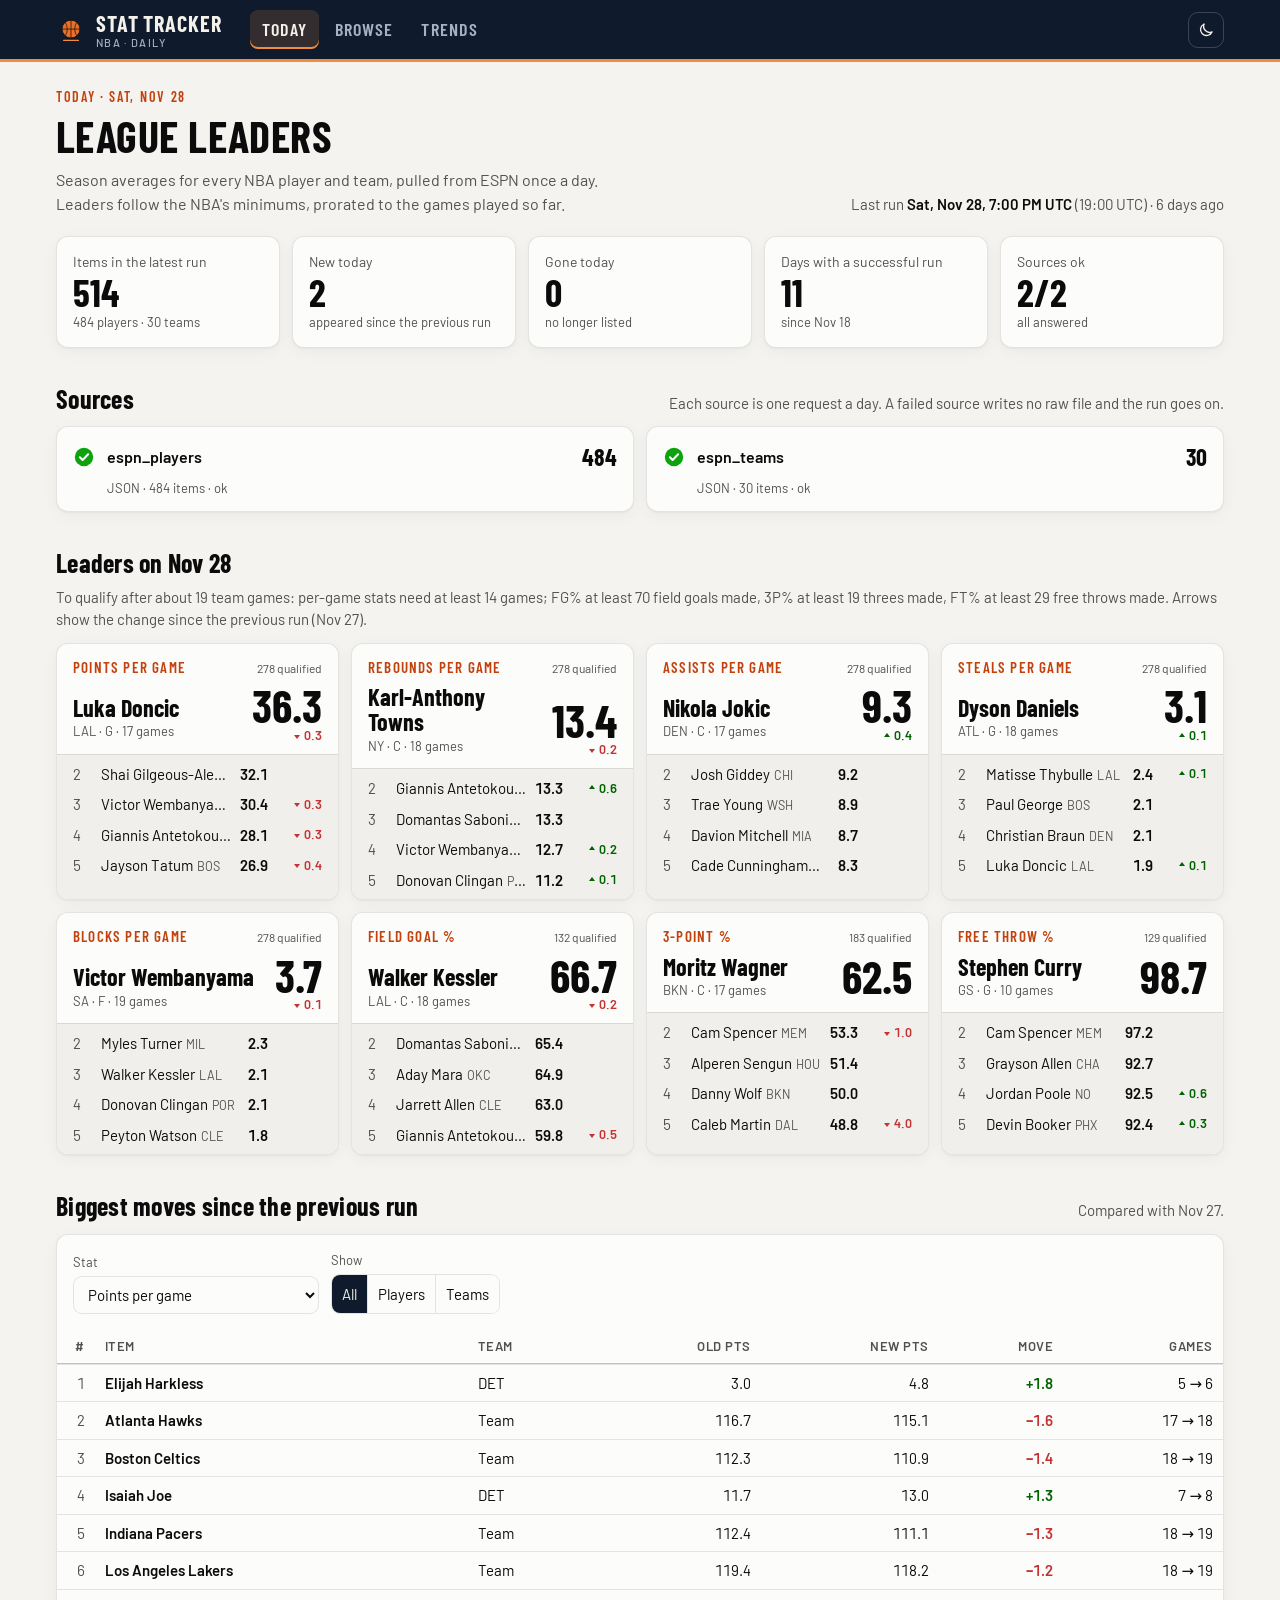
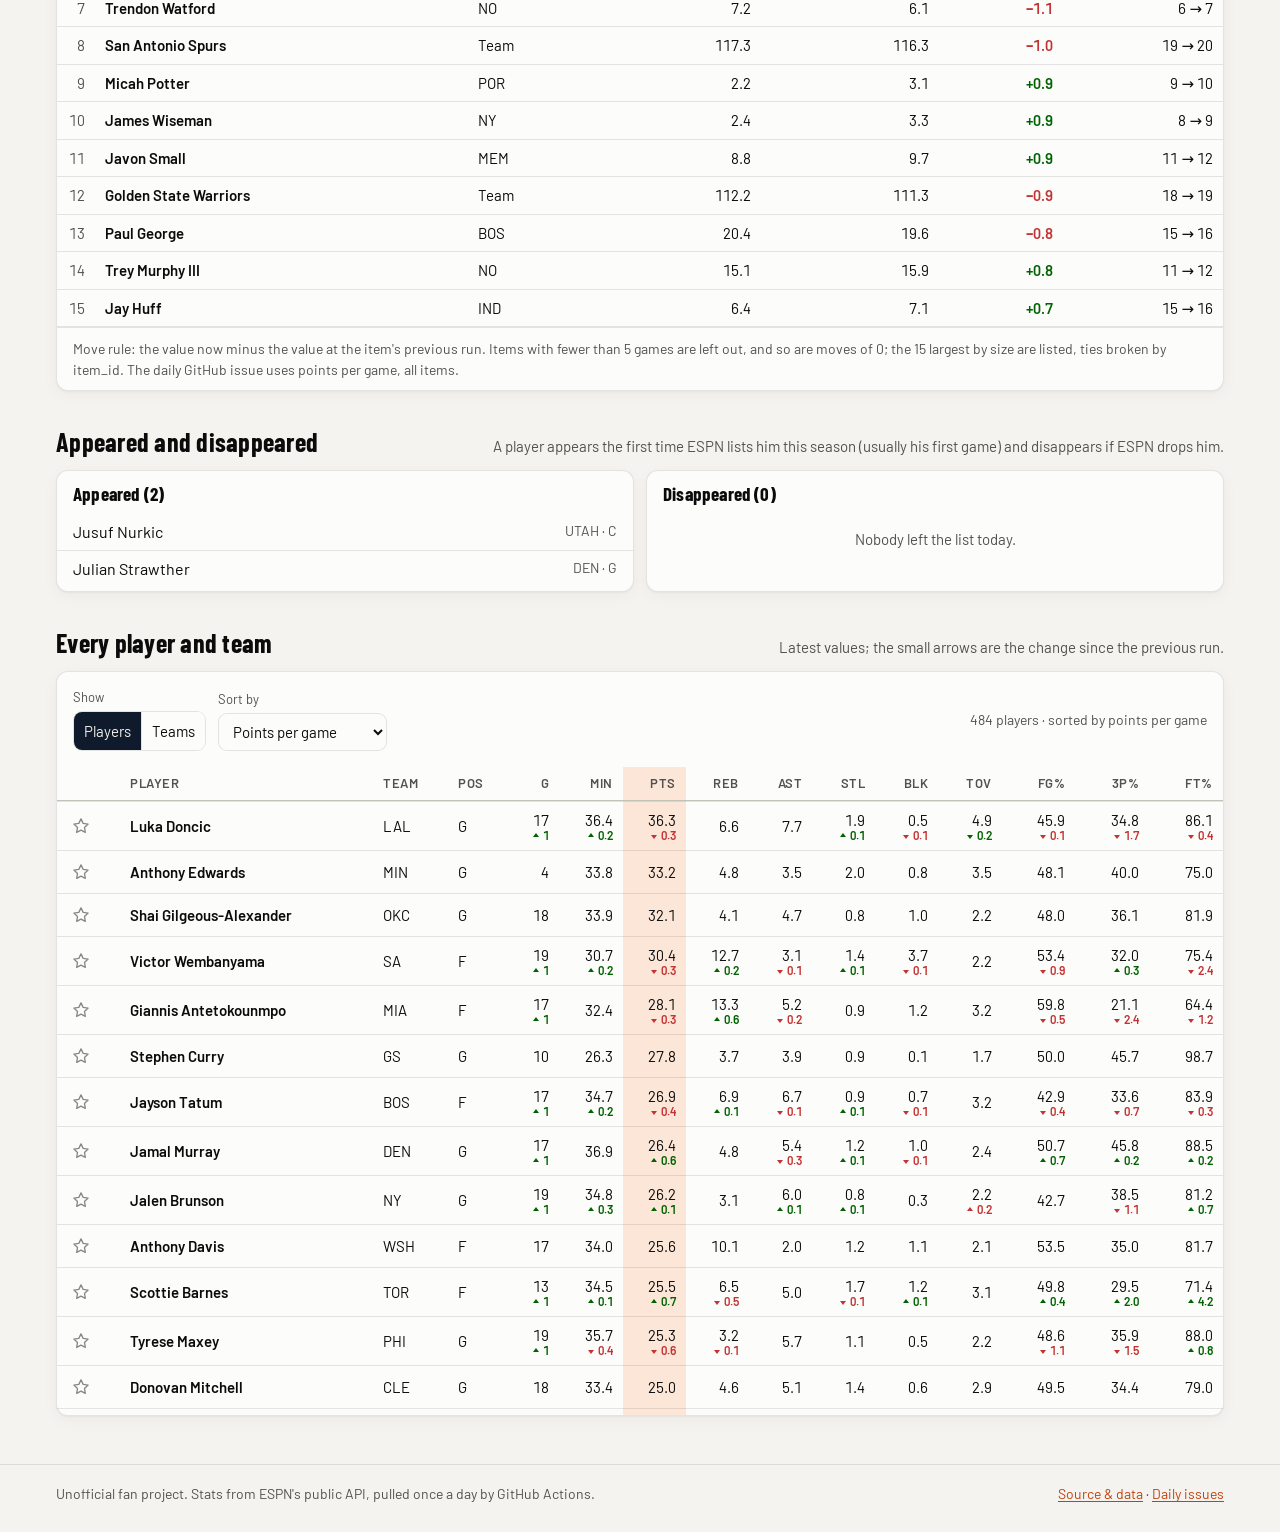
<file: index.html>
<!doctype html>
<html lang="en">
<head>
<meta charset="utf-8">
<meta name="viewport" content="width=device-width, initial-scale=1, viewport-fit=cover">
<title>Today · NBA Stat Tracker</title>
<meta name="description" content="Today's NBA league leaders and the biggest moves since the last daily run, from ESPN stats.">
<meta name="theme-color" content="#0f1b2d">
<link rel="manifest" href="manifest.webmanifest">
<link rel="icon" href="assets/icons/favicon.svg" type="image/svg+xml">
<link rel="apple-touch-icon" href="assets/icons/apple-touch-icon.png">
<meta name="mobile-web-app-capable" content="yes">
<meta name="apple-mobile-web-app-title" content="Stat Tracker">
<link rel="preconnect" href="https://fonts.googleapis.com">
<link rel="preconnect" href="https://fonts.gstatic.com" crossorigin>
<link rel="stylesheet" href="https://fonts.googleapis.com/css2?family=Barlow+Condensed:wght@500;600;700&family=Barlow:wght@400;500;600&display=swap">
<link rel="stylesheet" href="assets/css/site.css">
<script>try{var t=JSON.parse(localStorage.getItem("nst-theme"));if(t)document.documentElement.dataset.theme=t}catch(e){}</script>
<script type="module" src="assets/js/today.js"></script>
</head>
<body>
<header id="site-nav" class="nav"></header>
<main id="app">
  <p class="loading">Loading the latest stats…</p>
  <noscript><p class="error-box">This site computes everything in the browser and needs JavaScript.</p></noscript>
</main>
<footer id="site-foot"></footer>
</body>
</html>
</file>
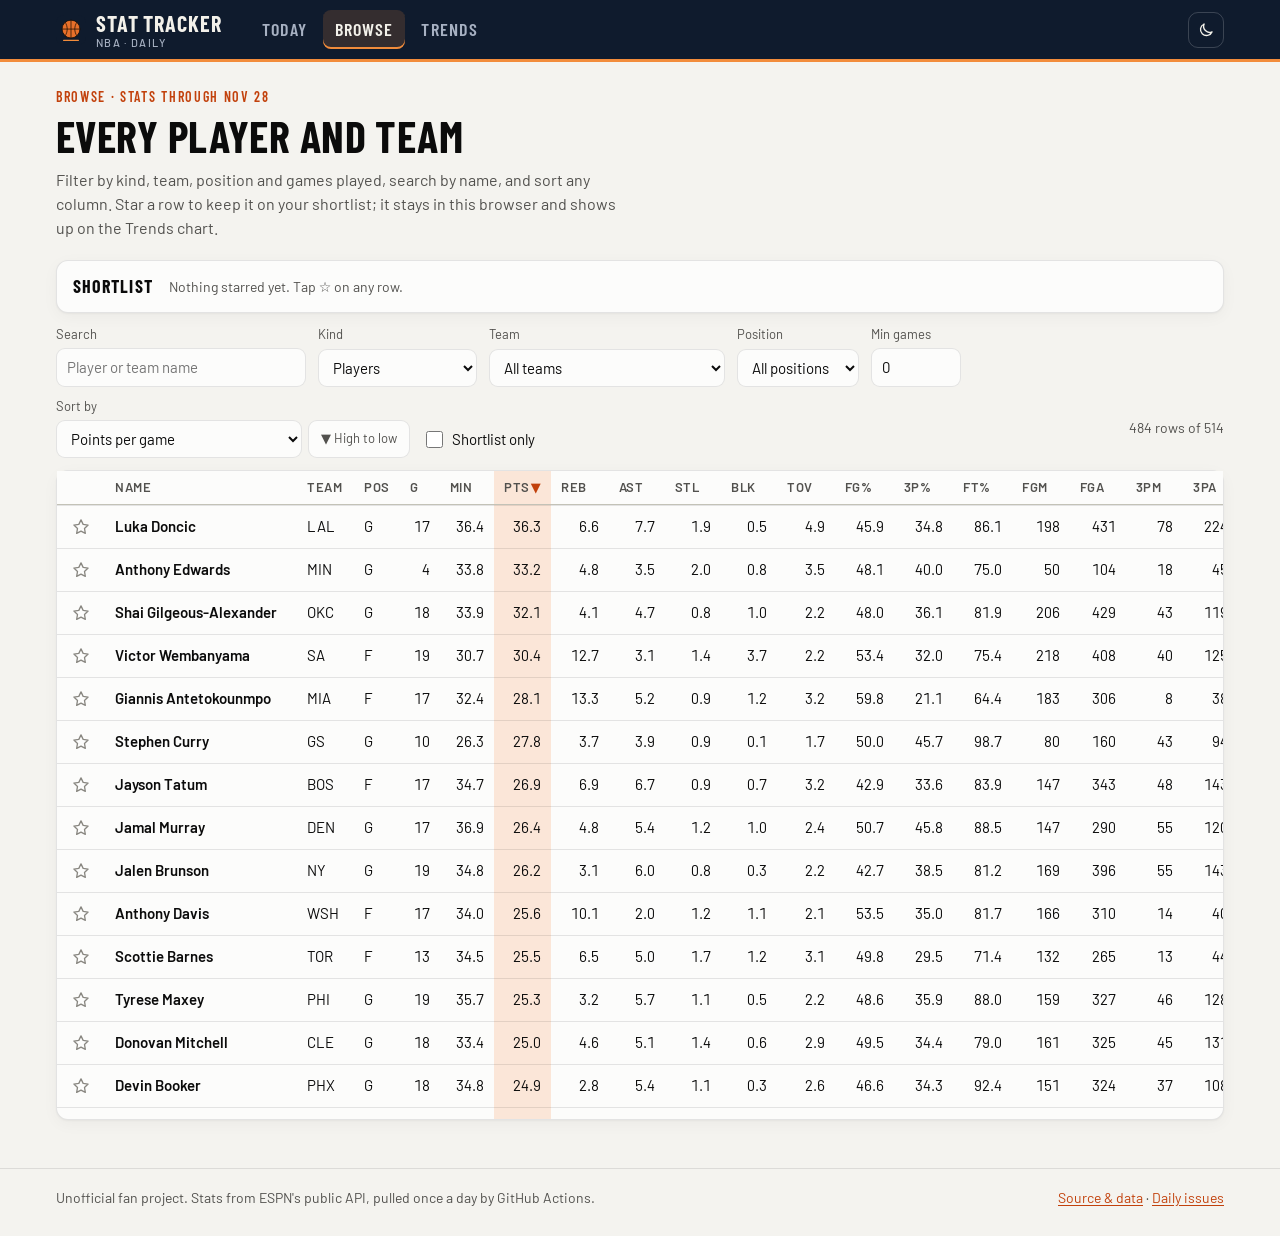
<file: browse.html>
<!doctype html>
<html lang="en">
<head>
<meta charset="utf-8">
<meta name="viewport" content="width=device-width, initial-scale=1, viewport-fit=cover">
<title>Browse · NBA Stat Tracker</title>
<meta name="description" content="Every NBA player and team with the latest stats: filter, search, sort and star a shortlist.">
<meta name="theme-color" content="#0f1b2d">
<link rel="manifest" href="manifest.webmanifest">
<link rel="icon" href="assets/icons/favicon.svg" type="image/svg+xml">
<link rel="apple-touch-icon" href="assets/icons/apple-touch-icon.png">
<meta name="mobile-web-app-capable" content="yes">
<meta name="apple-mobile-web-app-title" content="Stat Tracker">
<link rel="preconnect" href="https://fonts.googleapis.com">
<link rel="preconnect" href="https://fonts.gstatic.com" crossorigin>
<link rel="stylesheet" href="https://fonts.googleapis.com/css2?family=Barlow+Condensed:wght@500;600;700&family=Barlow:wght@400;500;600&display=swap">
<link rel="stylesheet" href="assets/css/site.css">
<script>try{var t=JSON.parse(localStorage.getItem("nst-theme"));if(t)document.documentElement.dataset.theme=t}catch(e){}</script>
<script type="module" src="assets/js/browse.js"></script>
</head>
<body>
<header id="site-nav" class="nav"></header>
<main id="app">
  <p class="loading">Loading the latest stats…</p>
  <noscript><p class="error-box">This site computes everything in the browser and needs JavaScript.</p></noscript>
</main>
<footer id="site-foot"></footer>
</body>
</html>
</file>
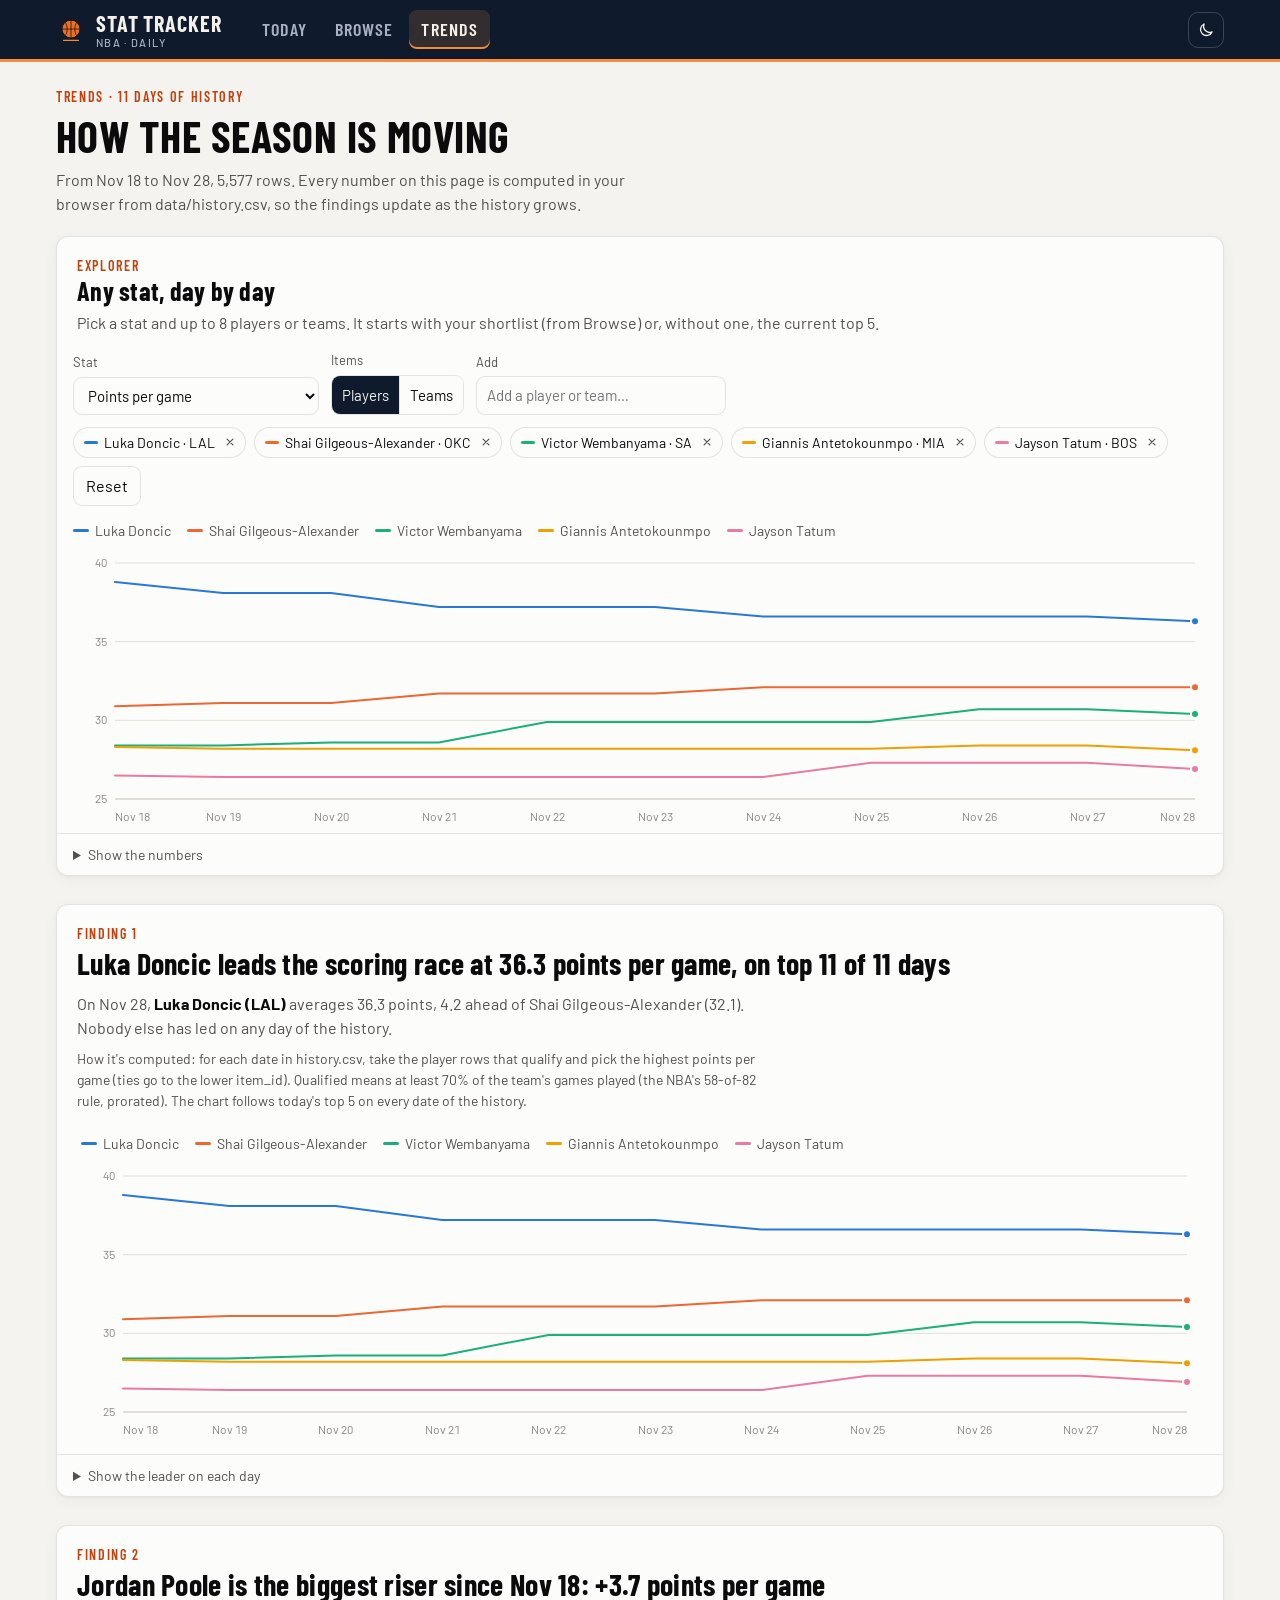
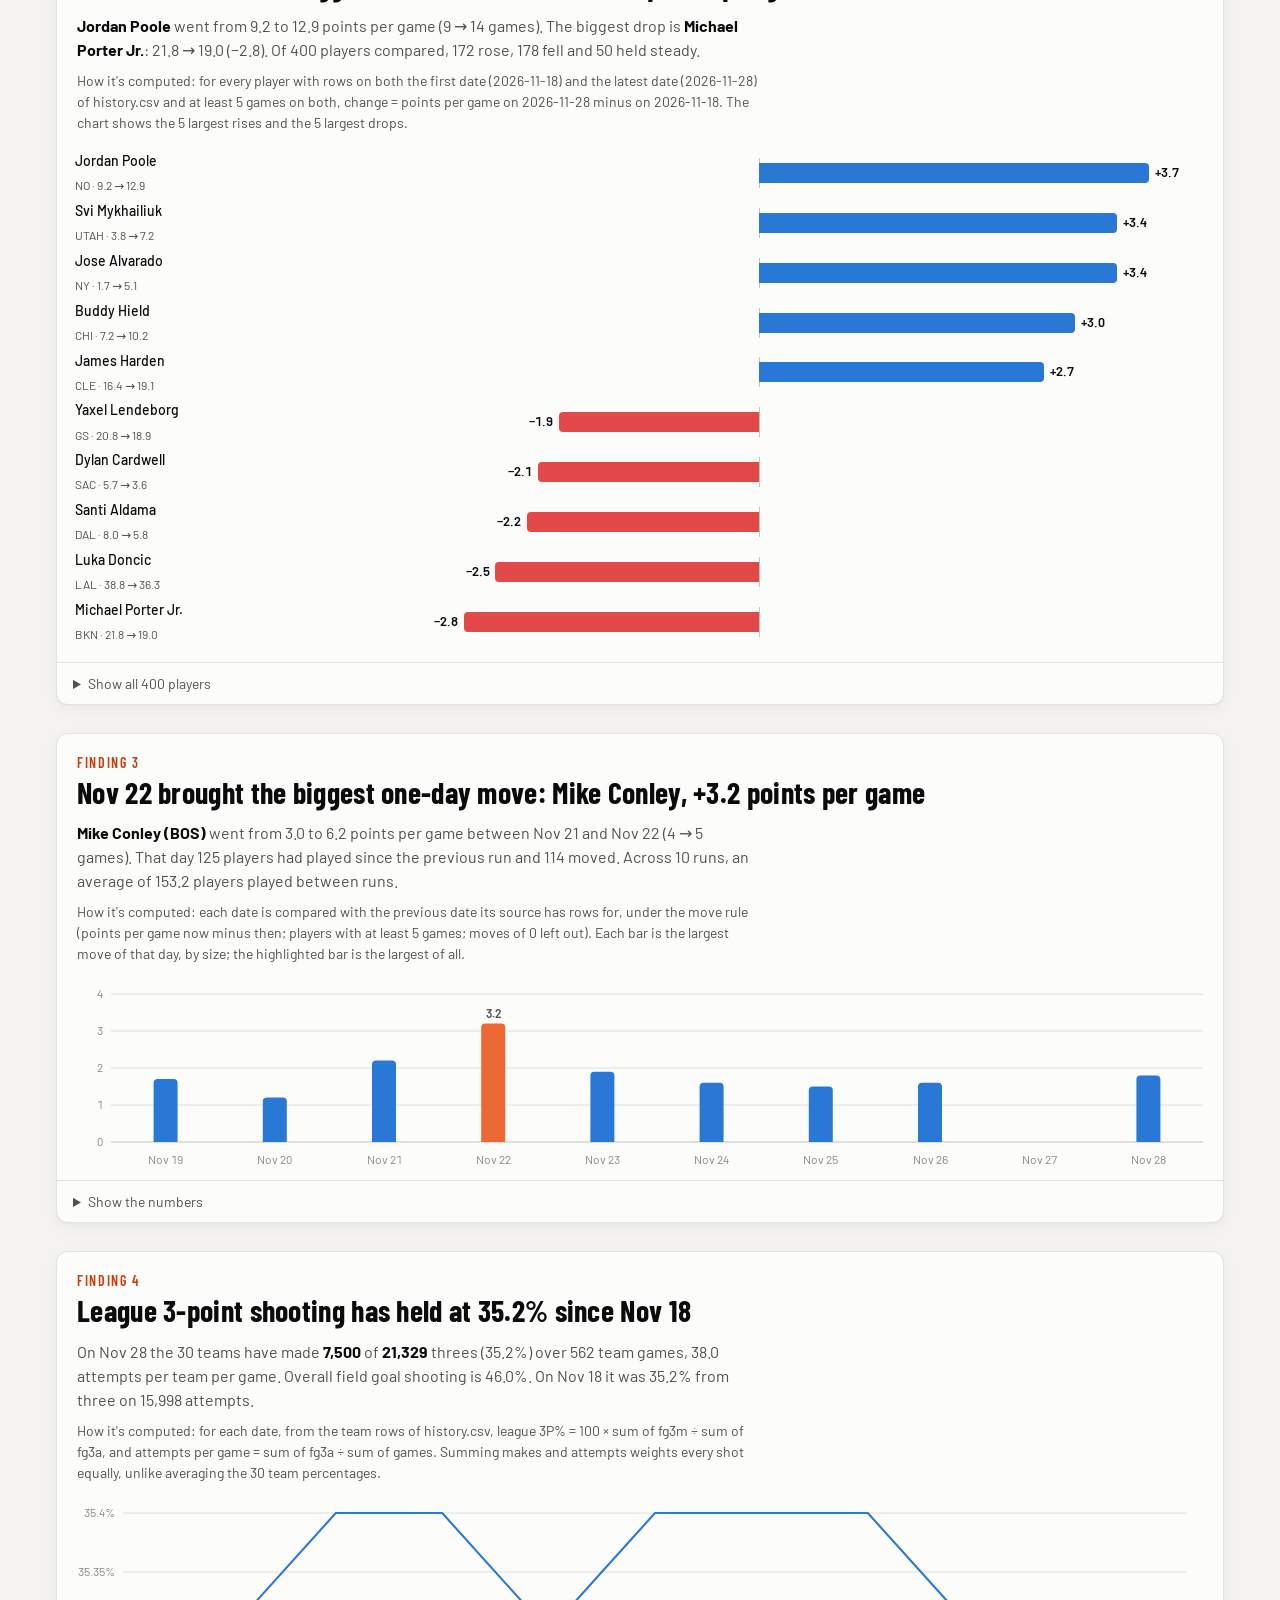
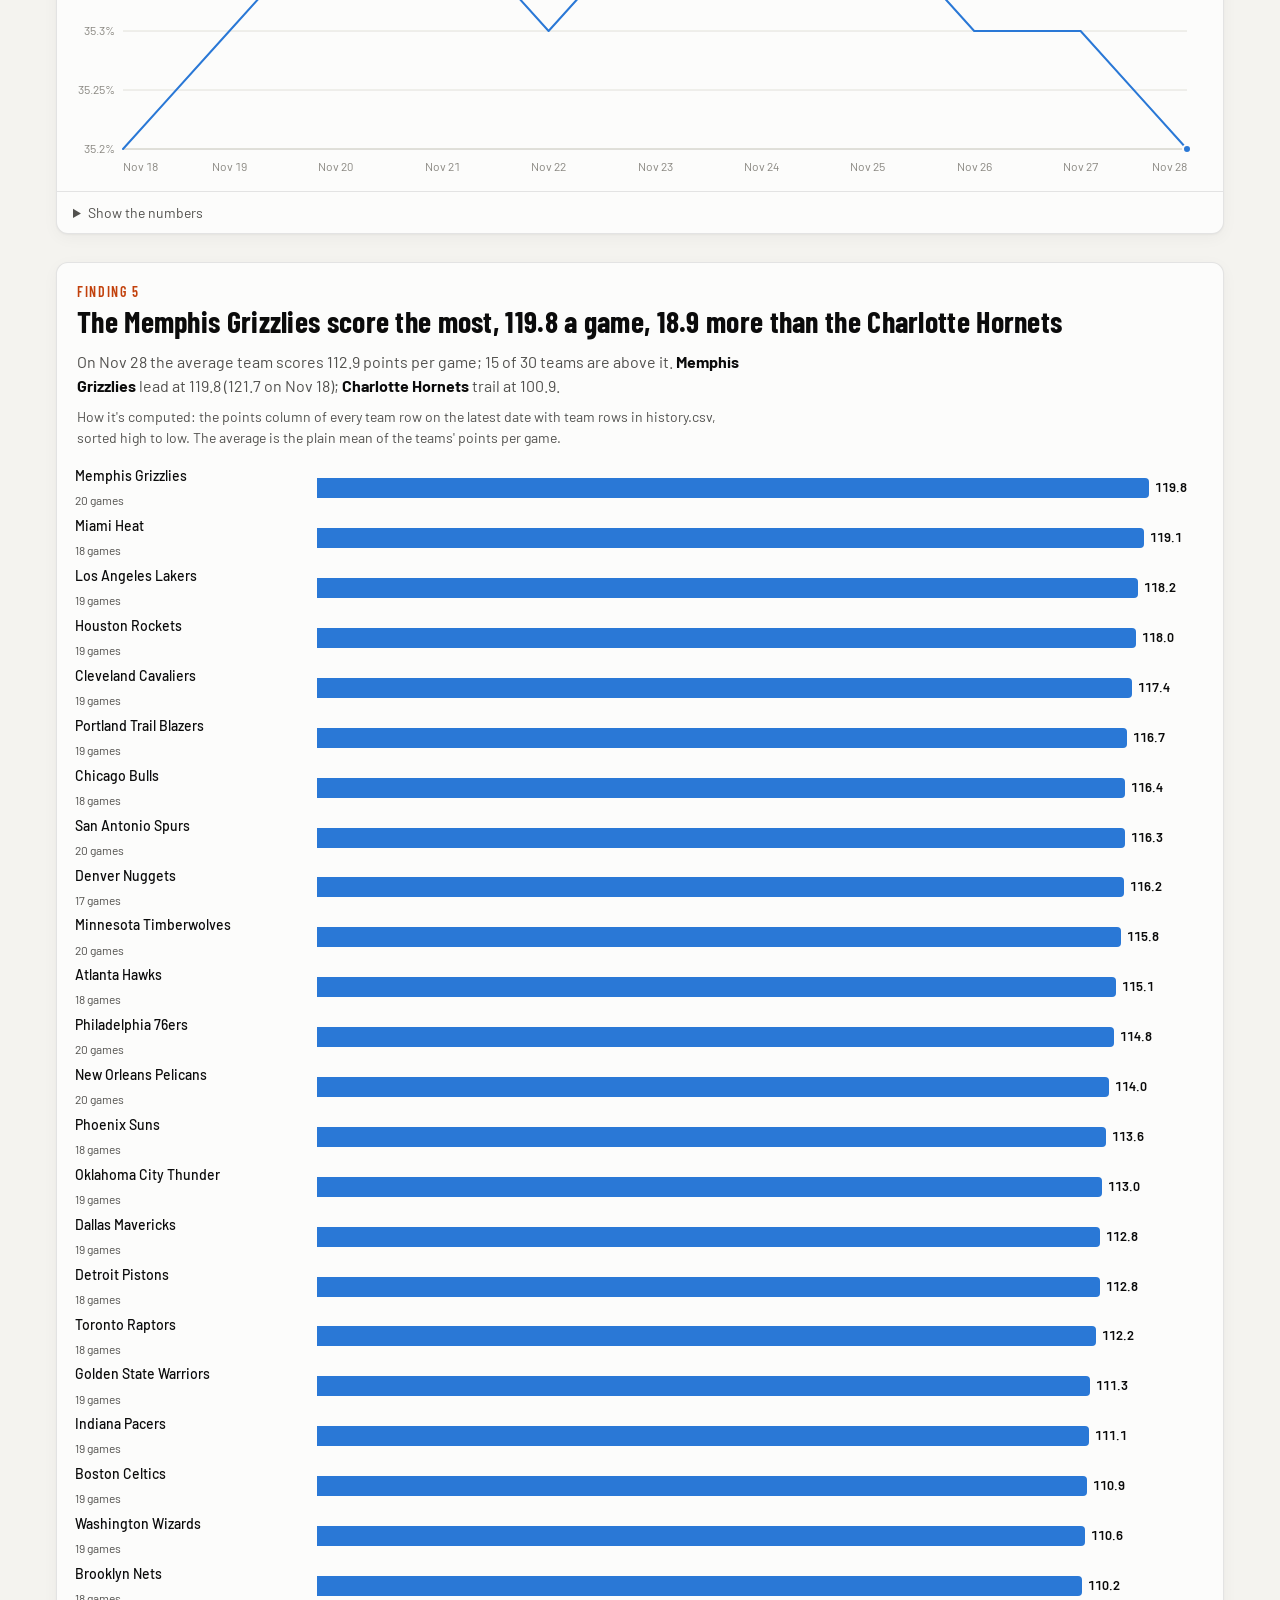
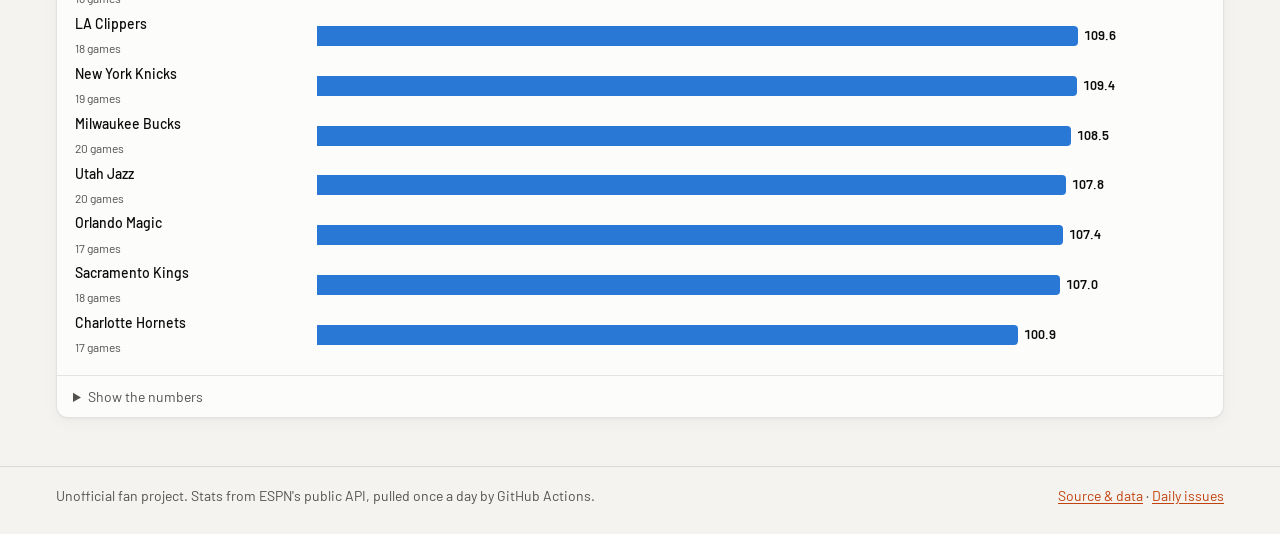
<file: trends.html>
<!doctype html>
<html lang="en">
<head>
<meta charset="utf-8">
<meta name="viewport" content="width=device-width, initial-scale=1, viewport-fit=cover">
<title>Trends · NBA Stat Tracker</title>
<meta name="description" content="How NBA leaders and league stats have changed across the daily history, computed in the browser.">
<meta name="theme-color" content="#0f1b2d">
<link rel="manifest" href="manifest.webmanifest">
<link rel="icon" href="assets/icons/favicon.svg" type="image/svg+xml">
<link rel="apple-touch-icon" href="assets/icons/apple-touch-icon.png">
<meta name="mobile-web-app-capable" content="yes">
<meta name="apple-mobile-web-app-title" content="Stat Tracker">
<link rel="preconnect" href="https://fonts.googleapis.com">
<link rel="preconnect" href="https://fonts.gstatic.com" crossorigin>
<link rel="stylesheet" href="https://fonts.googleapis.com/css2?family=Barlow+Condensed:wght@500;600;700&family=Barlow:wght@400;500;600&display=swap">
<link rel="stylesheet" href="assets/css/site.css">
<script>try{var t=JSON.parse(localStorage.getItem("nst-theme"));if(t)document.documentElement.dataset.theme=t}catch(e){}</script>
<script type="module" src="assets/js/trends.js"></script>
</head>
<body>
<header id="site-nav" class="nav"></header>
<main id="app">
  <p class="loading">Loading the latest stats…</p>
  <noscript><p class="error-box">This site computes everything in the browser and needs JavaScript.</p></noscript>
</main>
<footer id="site-foot"></footer>
</body>
</html>
</file>
<file: assets/css/site.css>
/* NBA Stat Tracker: one stylesheet for all three pages.
   Look: a scoreboard-navy bar over a warm paper page; condensed display type
   for names and big numbers, Barlow for reading. Chart colors are the
   validated categorical palette (light and dark steps). */

:root {
  color-scheme: light;
  --page: #f4f3ef;
  --surface: #fcfcfb;
  --surface-2: #f0efec;
  --ink: #0b0b0b;
  --ink-2: #52514e;
  --muted: #6b6964;
  --grid: #e1e0d9;
  --axis: #c3c2b7;
  --tick: #898781;
  --border: rgba(11, 11, 11, 0.10);
  --accent: #c2410c;
  --accent-soft: #fbe6d8;
  --nav-bg: #0f1b2d;
  --nav-ink: #f3f1ea;
  --nav-muted: #a7b1c2;
  --nav-accent: #f28c3b;
  --good: #006300;
  --bad: #c43333;
  --ok: #0ca30c;
  --fail: #d03b3b;
  --s1: #2a78d6; --s2: #eb6834; --s3: #1baf7a; --s4: #eda100;
  --s5: #e87ba4; --s6: #008300; --s7: #6250d6; --s8: #e34948;
  --neg: #e34948;
  --shadow: 0 1px 2px rgba(11, 11, 11, 0.04), 0 4px 16px rgba(11, 11, 11, 0.04);
  --display: "Barlow Condensed", "Arial Narrow", system-ui, sans-serif;
  --body: "Barlow", system-ui, -apple-system, "Segoe UI", sans-serif;
  --radius: 12px;
}
@media (prefers-color-scheme: dark) {
  :root:not([data-theme="light"]) {
    color-scheme: dark;
    --page: #0d0d0d; --surface: #1a1a19; --surface-2: #232321;
    --ink: #f0efec; --ink-2: #c3c2b7; --muted: #a3a29b;
    --grid: #2c2c2a; --axis: #383835; --tick: #898781;
    --border: rgba(255, 255, 255, 0.10);
    --accent: #f39a5c; --accent-soft: #3a2416;
    --nav-bg: #0a1220;
    --good: #0ca30c; --bad: #e66767;
    --s1: #3987e5; --s2: #d95926; --s3: #199e70; --s4: #c98500;
    --s5: #d55181; --s6: #008300; --s7: #9085e9; --s8: #e66767;
    --neg: #e66767;
    --shadow: none;
  }
}
:root[data-theme="dark"] {
  color-scheme: dark;
  --page: #0d0d0d; --surface: #1a1a19; --surface-2: #232321;
  --ink: #f0efec; --ink-2: #c3c2b7; --muted: #a3a29b;
  --grid: #2c2c2a; --axis: #383835; --tick: #898781;
  --border: rgba(255, 255, 255, 0.10);
  --accent: #f39a5c; --accent-soft: #3a2416;
  --nav-bg: #0a1220;
  --good: #0ca30c; --bad: #e66767;
  --s1: #3987e5; --s2: #d95926; --s3: #199e70; --s4: #c98500;
  --s5: #d55181; --s6: #008300; --s7: #9085e9; --s8: #e66767;
  --neg: #e66767;
  --shadow: none;
}

* { box-sizing: border-box; }
html { -webkit-text-size-adjust: 100%; }
body {
  margin: 0;
  background: var(--page);
  color: var(--ink);
  font: 400 16px/1.5 var(--body);
  min-height: 100vh;
  display: flex;
  flex-direction: column;
}
main { flex: 1; width: 100%; max-width: 1200px; margin: 0 auto; padding: 24px 16px 48px; }
a { color: var(--accent); text-underline-offset: 2px; }
h1, h2, h3 { font-family: var(--display); font-weight: 700; letter-spacing: 0.01em; line-height: 1.15; margin: 0; }
h1 { font-size: clamp(30px, 5vw, 44px); text-transform: uppercase; }
h2 { font-size: 26px; }
h3 { font-size: 20px; }
p { margin: 0; }
button, input, select { font: inherit; color: inherit; }
svg { display: block; }
.sr-only { position: absolute; width: 1px; height: 1px; overflow: hidden; clip: rect(0 0 0 0); white-space: nowrap; }
.num, table.data td.n, table.data th.n { font-variant-numeric: tabular-nums; }

/* ------------------------------------------------------------------ nav */
.nav { position: sticky; top: 0; z-index: 20; background: var(--nav-bg); color: var(--nav-ink);
       box-shadow: inset 0 -3px 0 var(--nav-accent); }
.nav-inner { max-width: 1200px; margin: 0 auto; padding: 10px 16px 13px; display: flex; align-items: center; gap: 20px; }
.brand { display: flex; align-items: center; gap: 10px; color: inherit; text-decoration: none; }
.brand img { border-radius: 8px; }
.brand-name { font-family: var(--display); font-weight: 700; font-size: 22px; text-transform: uppercase;
              letter-spacing: 0.04em; line-height: 1; display: flex; flex-direction: column; }
.brand-name small { font-family: var(--body); font-weight: 500; font-size: 11px; letter-spacing: 0.12em;
                    color: var(--nav-muted); margin-top: 3px; }
.nav-links { display: flex; gap: 4px; margin-left: 8px; }
.nav-links a { color: var(--nav-muted); text-decoration: none; font-family: var(--display); font-weight: 600;
               font-size: 18px; text-transform: uppercase; letter-spacing: 0.06em; padding: 6px 12px; border-radius: 8px; }
.nav-links a:hover { color: var(--nav-ink); background: rgba(255, 255, 255, 0.06); }
.nav-links a[aria-current="page"] { color: var(--nav-ink); background: rgba(242, 140, 59, 0.16);
                                     box-shadow: inset 0 -2px 0 var(--nav-accent); }
.nav-tools { margin-left: auto; display: flex; align-items: center; gap: 8px; }
.icon-btn { background: transparent; border: 1px solid rgba(255, 255, 255, 0.18); color: var(--nav-ink);
            width: 36px; height: 36px; border-radius: 10px; display: grid; place-items: center; cursor: pointer; }
.icon-btn svg { width: 18px; height: 18px; }
.icon-btn:hover { background: rgba(255, 255, 255, 0.08); }
.install-btn { background: var(--nav-accent); color: #1b0f05; border: 0; border-radius: 10px; padding: 7px 12px;
               font-weight: 600; cursor: pointer; }
.offline-banner { background: #5b3a10; color: #fff3e2; text-align: center; font-size: 14px; padding: 6px 16px; }
@media (max-width: 640px) {
  .nav-inner { flex-wrap: wrap; gap: 8px 12px; }
  .brand-name small { display: none; }
  .nav-links { order: 3; width: 100%; margin: 0; justify-content: space-between; }
  .nav-links a { flex: 1; text-align: center; padding: 6px 4px; font-size: 17px; }
}

/* ------------------------------------------------------------------ page furniture */
.page-head { display: flex; flex-wrap: wrap; align-items: flex-end; justify-content: space-between; gap: 12px 24px; margin-bottom: 20px; }
.page-head .lede { color: var(--ink-2); max-width: 64ch; margin-top: 6px; }
.eyebrow { font-family: var(--display); font-weight: 600; text-transform: uppercase; letter-spacing: 0.12em;
           font-size: 14px; color: var(--accent); margin-bottom: 4px; }
.section { margin-top: 36px; }
.section-head { display: flex; flex-wrap: wrap; align-items: baseline; justify-content: space-between; gap: 8px 16px; margin-bottom: 12px; }
.section-head p { color: var(--ink-2); font-size: 15px; }
.card { background: var(--surface); border: 1px solid var(--border); border-radius: var(--radius); box-shadow: var(--shadow); }
.pad { padding: 16px; }
.muted { color: var(--ink-2); }
.small { font-size: 14px; }
.loading { color: var(--ink-2); padding: 40px 0; text-align: center; }
.empty { color: var(--ink-2); padding: 18px; text-align: center; font-size: 15px; }
.error-box { background: var(--accent-soft); border: 1px solid var(--border); border-radius: var(--radius); padding: 14px 16px; }
.note { color: var(--ink-2); font-size: 14px; margin-top: 10px; }
.rule { font-size: 14px; color: var(--ink-2); padding: 10px 16px; border-top: 1px solid var(--border); }

/* run strip */
.runline { display: flex; flex-wrap: wrap; align-items: center; gap: 6px 14px; color: var(--ink-2); font-size: 15px; }
.runline strong { color: var(--ink); font-weight: 600; }
.pill { display: inline-flex; align-items: center; gap: 6px; padding: 3px 10px; border-radius: 999px;
        background: var(--surface); border: 1px solid var(--border); font-size: 14px; }
.pill svg { width: 15px; height: 15px; }
.pill.ok svg { color: var(--ok); }
.pill.fail svg { color: var(--fail); }

/* stat tiles */
.tiles { display: grid; grid-template-columns: repeat(auto-fit, minmax(150px, 1fr)); gap: 12px; }
.tile { padding: 14px 16px; }
.tile .label { font-size: 14px; color: var(--ink-2); }
.tile .value { font-family: var(--display); font-weight: 700; font-size: 38px; line-height: 1.1; }
.tile .sub { font-size: 13px; color: var(--ink-2); }

/* sources */
.sources { display: grid; grid-template-columns: repeat(auto-fit, minmax(260px, 1fr)); gap: 12px; }
.source { display: grid; grid-template-columns: auto 1fr auto; gap: 4px 12px; align-items: center; padding: 12px 16px; }
.source svg { width: 22px; height: 22px; }
.source.ok svg { color: var(--ok); }
.source.fail svg { color: var(--fail); }
.source .name { font-weight: 600; }
.source .meta { grid-column: 2 / 4; font-size: 13px; color: var(--ink-2); overflow-wrap: anywhere; }
.source .count { font-family: var(--display); font-weight: 700; font-size: 24px; }

/* ------------------------------------------------------------------ leader cards */
.leaders { display: grid; grid-template-columns: repeat(auto-fill, minmax(260px, 1fr)); gap: 12px; }
.leader { padding: 0; overflow: hidden; display: flex; flex-direction: column; }
.leader .lc-head { display: flex; justify-content: space-between; align-items: baseline; padding: 12px 16px 0; }
.leader .lc-cat { font-family: var(--display); font-weight: 600; text-transform: uppercase; letter-spacing: 0.08em;
                  font-size: 15px; color: var(--accent); }
.leader .lc-min { font-size: 12px; color: var(--ink-2); }
.leader .lc-top { padding: 6px 16px 12px; display: flex; align-items: flex-end; justify-content: space-between; gap: 12px; }
.leader .lc-name { font-family: var(--display); font-weight: 700; font-size: 24px; line-height: 1.05; }
.leader .lc-team { font-size: 13px; color: var(--ink-2); margin-top: 2px; }
.leader .lc-value { font-family: var(--display); font-weight: 700; font-size: 46px; line-height: 0.9; text-align: right; }
.leader .lc-value .delta { display: flex; justify-content: flex-end; font-family: var(--body); font-size: 13px; margin-top: 4px; }
.leader ol { list-style: none; margin: 0; padding: 4px 0; border-top: 1px solid var(--border); background: var(--surface-2); flex: 1; }
.leader li { display: grid; grid-template-columns: 20px 1fr auto 46px; gap: 8px; align-items: center; padding: 4px 16px; font-size: 15px; }
.leader li .rk { color: var(--ink-2); font-variant-numeric: tabular-nums; }
.leader li .nm { overflow: hidden; text-overflow: ellipsis; white-space: nowrap; }
.leader li .nm small { color: var(--ink-2); margin-left: 4px; }
.leader li .v { font-weight: 600; font-variant-numeric: tabular-nums; text-align: right; }
.leader li .delta { justify-content: flex-end; }

/* change arrows */
.delta { display: inline-flex; align-items: center; gap: 1px; font-size: 13px; font-weight: 600; font-variant-numeric: tabular-nums; white-space: nowrap; }
.delta svg { width: 12px; height: 12px; }
.delta.good { color: var(--good); }
.delta.bad { color: var(--bad); }
.delta.flat { color: var(--tick); font-weight: 400; }

/* ------------------------------------------------------------------ controls */
.controls { display: flex; flex-wrap: wrap; gap: 10px 12px; align-items: flex-end; margin-bottom: 12px; }
.field { display: flex; flex-direction: column; gap: 4px; font-size: 13px; color: var(--ink-2); }
.field input, .field select, .seg button {
  background: var(--surface); border: 1px solid var(--border); border-radius: 9px; padding: 7px 10px;
  font-size: 15px; color: var(--ink); min-height: 38px;
}
.field input[type="search"] { width: 250px; max-width: 100%; }
.field input[type="number"] { width: 90px; }
.field input:focus-visible, .field select:focus-visible, button:focus-visible, [tabindex]:focus-visible, a:focus-visible {
  outline: 2px solid var(--accent); outline-offset: 2px;
}
.seg { display: inline-flex; border-radius: 9px; overflow: hidden; border: 1px solid var(--border); }
.seg button { border: 0; border-radius: 0; cursor: pointer; background: var(--surface); }
.seg button + button { border-left: 1px solid var(--border); }
.seg button[aria-pressed="true"] { background: var(--nav-bg); color: var(--nav-ink); }
.btn { background: var(--surface); border: 1px solid var(--border); border-radius: 9px; padding: 7px 12px; cursor: pointer; min-height: 38px; }
.btn:hover { border-color: var(--accent); }
.check { display: inline-flex; align-items: center; gap: 6px; font-size: 15px; color: var(--ink); min-height: 38px; cursor: pointer; }
.check input { width: 17px; height: 17px; accent-color: var(--accent); }
.result-count { margin-left: auto; color: var(--ink-2); font-size: 14px; align-self: center; }

/* ------------------------------------------------------------------ tables */
.scroll { overflow: auto; -webkit-overflow-scrolling: touch; }
.scroll.tall { max-height: 72vh; }
table.data { width: 100%; border-collapse: collapse; font-size: 15px; }
table.data th, table.data td { padding: 7px 10px; text-align: left; border-bottom: 1px solid var(--border); white-space: nowrap; }
table.data thead th { position: sticky; top: 0; background: var(--surface); z-index: 1; font-size: 13px; font-weight: 600;
                      color: var(--ink-2); text-transform: uppercase; letter-spacing: 0.04em; box-shadow: inset 0 -1px 0 var(--axis); }
table.data th.n, table.data td.n { text-align: right; }
table.data tbody tr:hover { background: var(--surface-2); }
table.data td.name { font-weight: 600; }
table.data td.name small { font-weight: 400; color: var(--ink-2); margin-left: 6px; }
table.data td.hl, table.data th.hl { background: var(--accent-soft); }
table.data .cell-stack { display: inline-flex; flex-direction: column; align-items: flex-end; line-height: 1.15; }
table.data .cell-stack .delta { font-size: 12px; }
table.data .rank { color: var(--ink-2); width: 2.5em; }
th.sortable { cursor: pointer; user-select: none; }
th.sortable:hover { color: var(--ink); }
th.sortable .arrow { display: inline-block; width: 0.9em; color: var(--accent); }
th[aria-sort="ascending"], th[aria-sort="descending"] { color: var(--ink); }
.star-btn { background: none; border: 0; padding: 4px; cursor: pointer; color: var(--tick); border-radius: 6px; display: grid; place-items: center; }
.star-btn svg { width: 20px; height: 20px; }
.star-btn.on { color: var(--s4); }
.star-btn:hover { color: var(--s4); }
.change-up { color: var(--good); font-weight: 600; }
.change-down { color: var(--bad); font-weight: 600; }

/* moves list */
.moves-wrap { display: grid; gap: 12px; }
.lists { display: grid; grid-template-columns: repeat(auto-fit, minmax(280px, 1fr)); gap: 12px; }
.lists ul { list-style: none; margin: 0; padding: 4px 0; max-height: 320px; overflow: auto; }
.lists li { padding: 6px 16px; border-bottom: 1px solid var(--border); display: flex; justify-content: space-between; gap: 8px; }
.lists li:last-child { border-bottom: 0; }
.lists h3 { padding: 12px 16px 6px; font-size: 19px; }

/* chips (shortlist, trend picker) */
.chips { display: flex; flex-wrap: wrap; gap: 8px; align-items: center; }
.chip { display: inline-flex; align-items: center; gap: 6px; border: 1px solid var(--border); background: var(--surface);
        border-radius: 999px; padding: 4px 6px 4px 10px; font-size: 14px; }
.chip .key { width: 14px; height: 3px; border-radius: 2px; }
.chip button { background: none; border: 0; padding: 2px; cursor: pointer; color: var(--ink-2); border-radius: 50%; display: grid; place-items: center; }
.chip button svg { width: 14px; height: 14px; }
.chip button:hover { color: var(--ink); background: var(--surface-2); }
.shortlist-bar { padding: 12px 16px; margin-bottom: 12px; display: flex; flex-wrap: wrap; gap: 10px 16px; align-items: center; }
.shortlist-bar strong { font-family: var(--display); font-size: 18px; text-transform: uppercase; letter-spacing: 0.06em; }

/* ------------------------------------------------------------------ charts */
.chart { padding: 8px 12px 4px; }
.plot { position: relative; }
.legend { display: flex; flex-wrap: wrap; gap: 6px 16px; font-size: 14px; color: var(--ink-2); padding: 6px 4px 8px; }
.legend > span { display: inline-flex; align-items: center; gap: 6px; }
.legend .key { width: 12px; height: 12px; border-radius: 3px; display: inline-block; }
.legend .key.line { width: 16px; height: 3px; border-radius: 2px; }
svg .gridline { stroke: var(--grid); stroke-width: 1; }
svg .baseline { stroke: var(--axis); stroke-width: 1; }
svg .tick { fill: var(--tick); font: 12px var(--body); font-variant-numeric: tabular-nums; }
svg .tick.strong { fill: var(--ink-2); font-weight: 600; }
svg .series-line { fill: none; stroke-width: 2; stroke-linejoin: round; stroke-linecap: round; }
svg .dot { stroke: var(--surface); stroke-width: 2; }
svg .crosshair { stroke: var(--axis); stroke-width: 1; pointer-events: none; }
svg .hit { fill: transparent; cursor: crosshair; outline: none; }
svg .bar { transition: opacity 0.1s; }
svg .bar.hover { opacity: 0.75; }
svg .hit:focus-visible { stroke: var(--accent); stroke-width: 2; }

.hbars { display: grid; gap: 2px; padding: 8px 4px; }
.hrow { display: grid; grid-template-columns: minmax(120px, 230px) 1fr; gap: 12px; align-items: center; min-height: 34px;
        border-radius: 6px; padding: 4px 6px; outline: none; }
.hrow:hover, .hrow:focus-visible { background: var(--surface-2); }
.hrow .lbl { display: flex; flex-direction: column; line-height: 1.15; min-width: 0; }
.hrow .lbl .name { font-size: 14px; font-weight: 500; white-space: nowrap; overflow: hidden; text-overflow: ellipsis; }
.hrow .lbl .note { font-size: 12px; color: var(--ink-2); white-space: nowrap; overflow: hidden; text-overflow: ellipsis; }
.hrow .track { position: relative; height: 20px; margin-right: 56px; }
.hbars.diverging .hrow .track { margin-left: 52px; }
.hrow .fill { position: absolute; top: 0; bottom: 0; border-radius: 0 4px 4px 0; }
.hrow .fill.neg { border-radius: 4px 0 0 4px; }
.hrow .fill.hl { box-shadow: 0 0 0 2px var(--surface), 0 0 0 3px var(--ink-2); }
.hrow .zero { position: absolute; left: 50%; top: -5px; bottom: -5px; width: 1px; background: var(--axis); }
.hrow .val { position: absolute; top: 50%; transform: translateY(-50%); font-size: 13px; font-weight: 600;
             font-variant-numeric: tabular-nums; color: var(--ink); white-space: nowrap; }

.tooltip { position: fixed; z-index: 50; pointer-events: none; background: var(--surface); color: var(--ink);
           border: 1px solid var(--border); border-radius: 10px; padding: 8px 10px; min-width: 140px; max-width: 280px;
           box-shadow: 0 6px 24px rgba(0, 0, 0, 0.18); font-size: 13px; }
.tt-head { color: var(--ink-2); margin-bottom: 4px; font-weight: 500; }
.tt-row { display: flex; align-items: center; gap: 8px; }
.tt-row strong { font-size: 14px; font-variant-numeric: tabular-nums; }
.tt-row span:last-child { color: var(--ink-2); overflow: hidden; text-overflow: ellipsis; white-space: nowrap; }
.tt-key { width: 12px; height: 3px; border-radius: 2px; flex: none; }

.table-view { border-top: 1px solid var(--border); }
.table-view summary { cursor: pointer; padding: 10px 16px; font-size: 14px; color: var(--ink-2); }
.table-view summary:hover { color: var(--ink); }
.table-view .scroll { max-height: 360px; }

/* trends findings */
.finding { margin-top: 28px; }
.f-head { padding: 18px 20px 4px; }
.f-num { font-family: var(--display); font-weight: 600; font-size: 14px; letter-spacing: 0.12em; text-transform: uppercase; color: var(--accent); }
.finding h2 { font-size: clamp(22px, 3.2vw, 30px); margin-top: 2px; }
.finding .f-body { padding: 8px 20px 4px; color: var(--ink-2); max-width: 80ch; }
.finding .f-body p + p { margin-top: 8px; }
.finding .f-body strong { color: var(--ink); }
.finding .f-chart { padding: 4px 8px 8px; }
.method { font-size: 14px; }
.explorer .controls { padding: 16px 16px 0; margin: 0; }
.explorer .chips { padding: 12px 16px 0; }

/* ------------------------------------------------------------------ footer */
footer { border-top: 1px solid var(--border); color: var(--ink-2); font-size: 14px; }
footer .inner { max-width: 1200px; margin: 0 auto; padding: 18px 16px 28px; display: flex; flex-wrap: wrap; gap: 8px 24px; justify-content: space-between; }

@media (max-width: 640px) {
  main { padding-top: 18px; }
  .field input[type="search"] { width: 100%; }
  .controls .field:has(input[type="search"]) { width: 100%; }
  .tile .value { font-size: 32px; }
  .hrow { grid-template-columns: minmax(96px, 40%) 1fr; gap: 8px; }
  .result-count { margin-left: 0; width: 100%; }
}
@media (prefers-reduced-motion: reduce) { * { transition: none !important; } }
</file>
